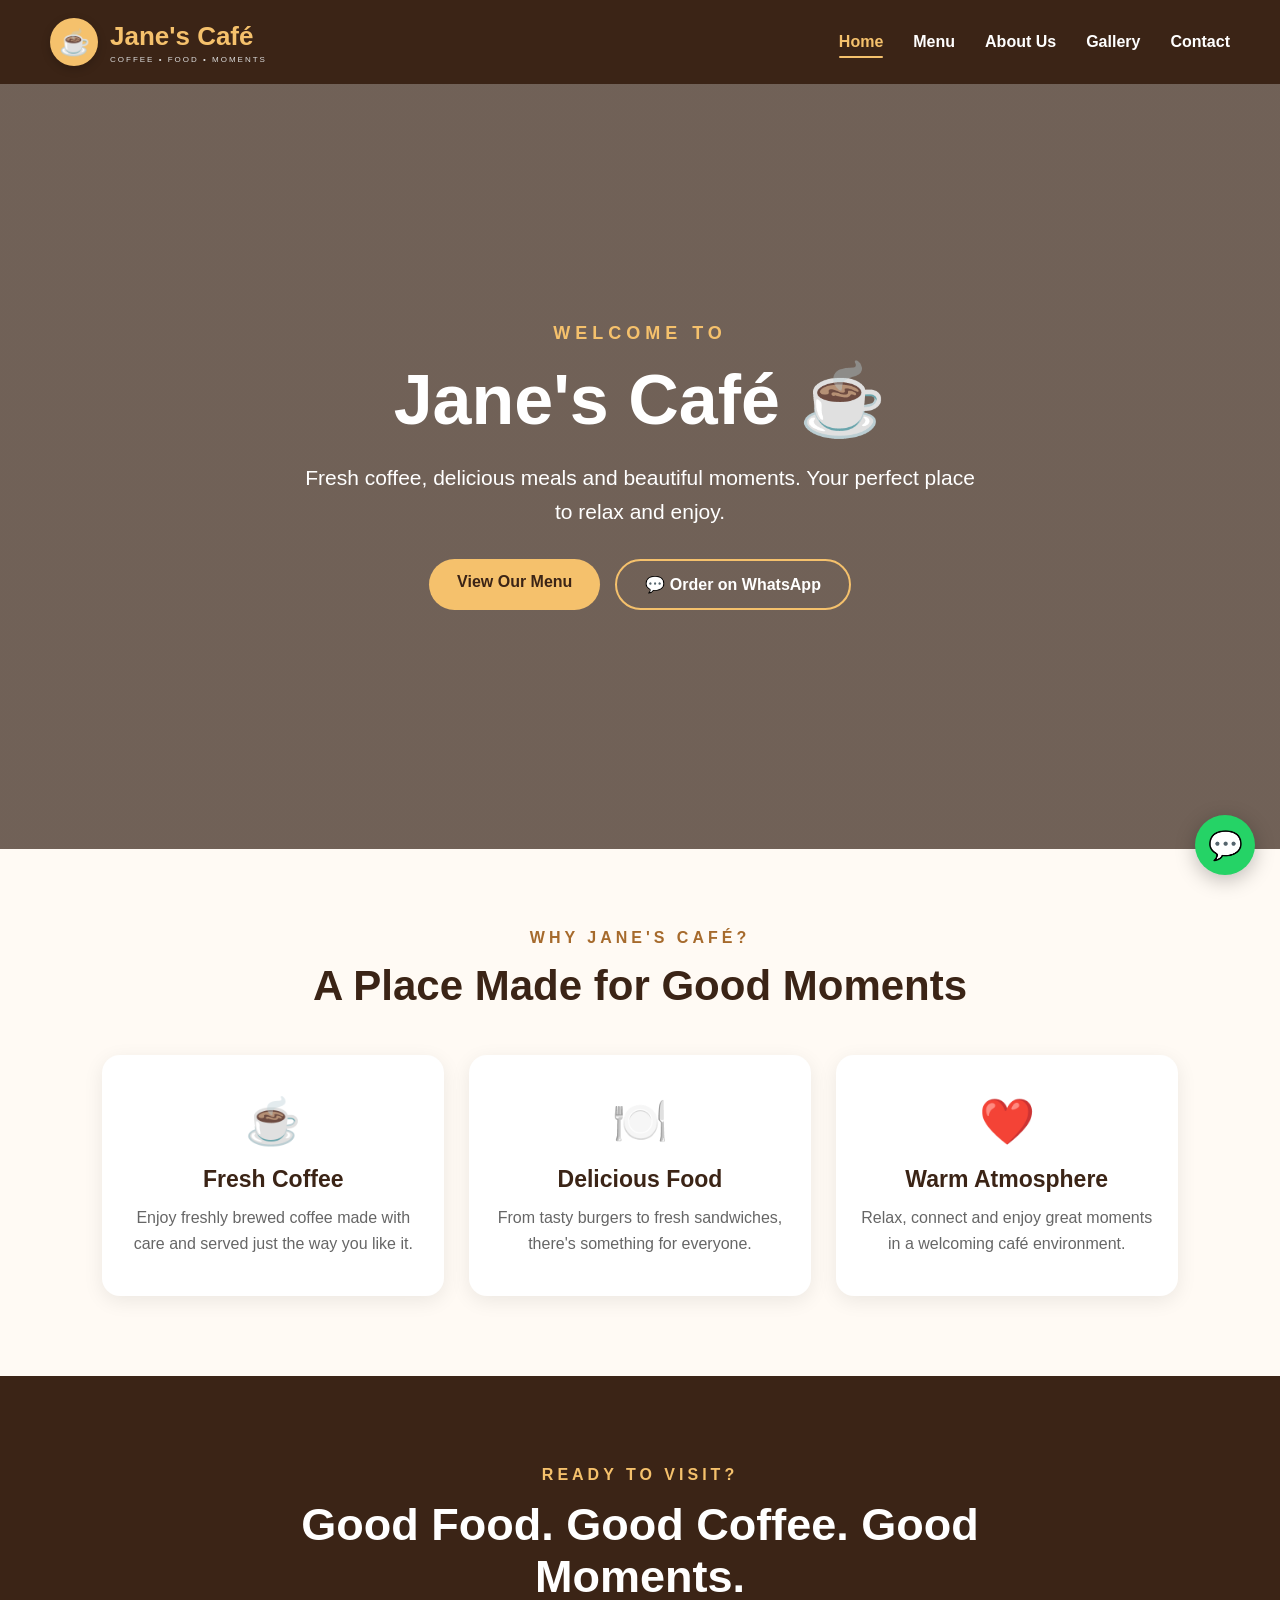
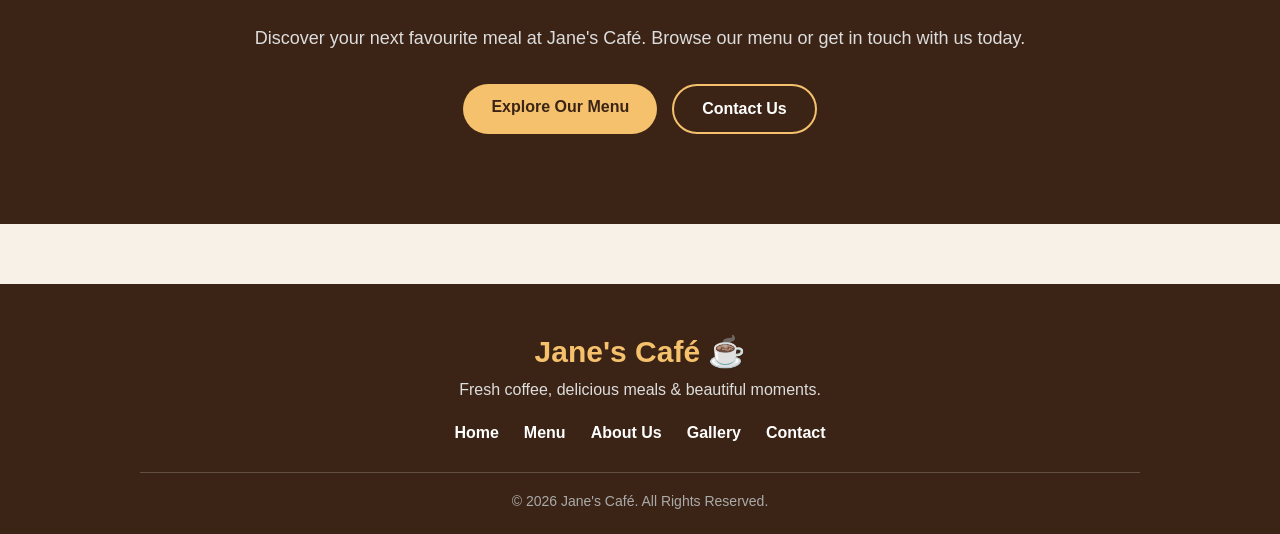
<file: index.html>
<!DOCTYPE html>
<html lang="en">
<head>
    <meta charset="UTF-8">
    <meta name="viewport" content="width=device-width, initial-scale=1.0">

    <title>Jane's Café | Home</title>

    <link rel="stylesheet" href="style.css">
</head>
<body>
    <div id="page-loader">

    <div class="loader-content">

        <div class="loader-icon">☕</div>

        <h2>Jane's Café</h2>

        <p>Brewing something special...</p>

        <div class="loader-line">
            <span></span>
        </div>

    </div>

</div>

<header>
    <nav>
        <div class="brand">
    <span class="brand-icon">☕</span>

    <div>
        <h1>Jane's Café</h1>
        <small>COFFEE • FOOD • MOMENTS</small>
    </div>
</div>

        <ul>
            <li><a href="index.html">Home</a></li>
            <li><a href="menu.html">Menu</a></li>
            <li><a href="about.html">About Us</a></li>
            <li><a href="gallery.html">Gallery</a></li>
            <li><a href="contact.html">Contact</a></li>
        </ul>
    </nav>
</header>

<main class="hero">

    <div class="hero-content">

        <p class="welcome-text">WELCOME TO</p>

        <h2>Jane's Café ☕</h2>

        <p class="hero-text">
            Fresh coffee, delicious meals and beautiful moments.
            Your perfect place to relax and enjoy.
        </p>

        <div class="buttons">

    <a href="menu.html" class="btn">
        View Our Menu
    </a>

    <a href="https://wa.me/254717747557?text=Hello%20Jane%27s%20Caf%C3%A9!%20I%27d%20like%20to%20place%20an%20order."
       target="_blank"
       class="btn btn-outline">
        💬 Order on WhatsApp
    </a>

</div>

</main>
<section class="home-features">

    <p class="section-label">WHY JANE'S CAFÉ?</p>

    <h2>A Place Made for Good Moments</h2>

    <div class="features-container">

        <div class="feature-card">
            <span>☕</span>
            <h3>Fresh Coffee</h3>
            <p>
                Enjoy freshly brewed coffee made with care
                and served just the way you like it.
            </p>
        </div>

        <div class="feature-card">
            <span>🍽️</span>
            <h3>Delicious Food</h3>
            <p>
                From tasty burgers to fresh sandwiches,
                there's something for everyone.
            </p>
        </div>

        <div class="feature-card">
            <span>❤️</span>
            <h3>Warm Atmosphere</h3>
            <p>
                Relax, connect and enjoy great moments
                in a welcoming café environment.
            </p>
        </div>

    </div>

</section>
<section class="cta-section">

    <div class="cta-content">

        <p class="section-label">READY TO VISIT?</p>

        <h2>Good Food. Good Coffee. Good Moments.</h2>

        <p>
            Discover your next favourite meal at Jane's Café.
            Browse our menu or get in touch with us today.
        </p>

        <div class="cta-buttons">

            <a href="menu.html" class="btn">
                Explore Our Menu
            </a>

            <a href="contact.html" class="btn btn-outline-dark">
                Contact Us
            </a>

        </div>

    </div>

</section>
<footer>
    <div class="footer-content">
        <h2>Jane's Café ☕</h2>

        <p>Fresh coffee, delicious meals & beautiful moments.</p>

        <div class="footer-links">
            <a href="index.html">Home</a>
            <a href="menu.html">Menu</a>
            <a href="about.html">About Us</a>
            <a href="gallery.html">Gallery</a>
            <a href="contact.html">Contact</a>
        </div>

        <p class="copyright">
            © 2026 Jane's Café. All Rights Reserved.
        </p>
    </div>
</footer>
<a href="https://wa.me/254717747557?text=Hello%20Jane%27s%20Caf%C3%A9!%20I%27d%20like%20to%20make%20an%20enquiry."
   class="floating-whatsapp"
   target="_blank"
   aria-label="Chat with Jane's Café on WhatsApp">
    💬
</a>
<script src="script.js"></script>
</body>
</html>
</file>
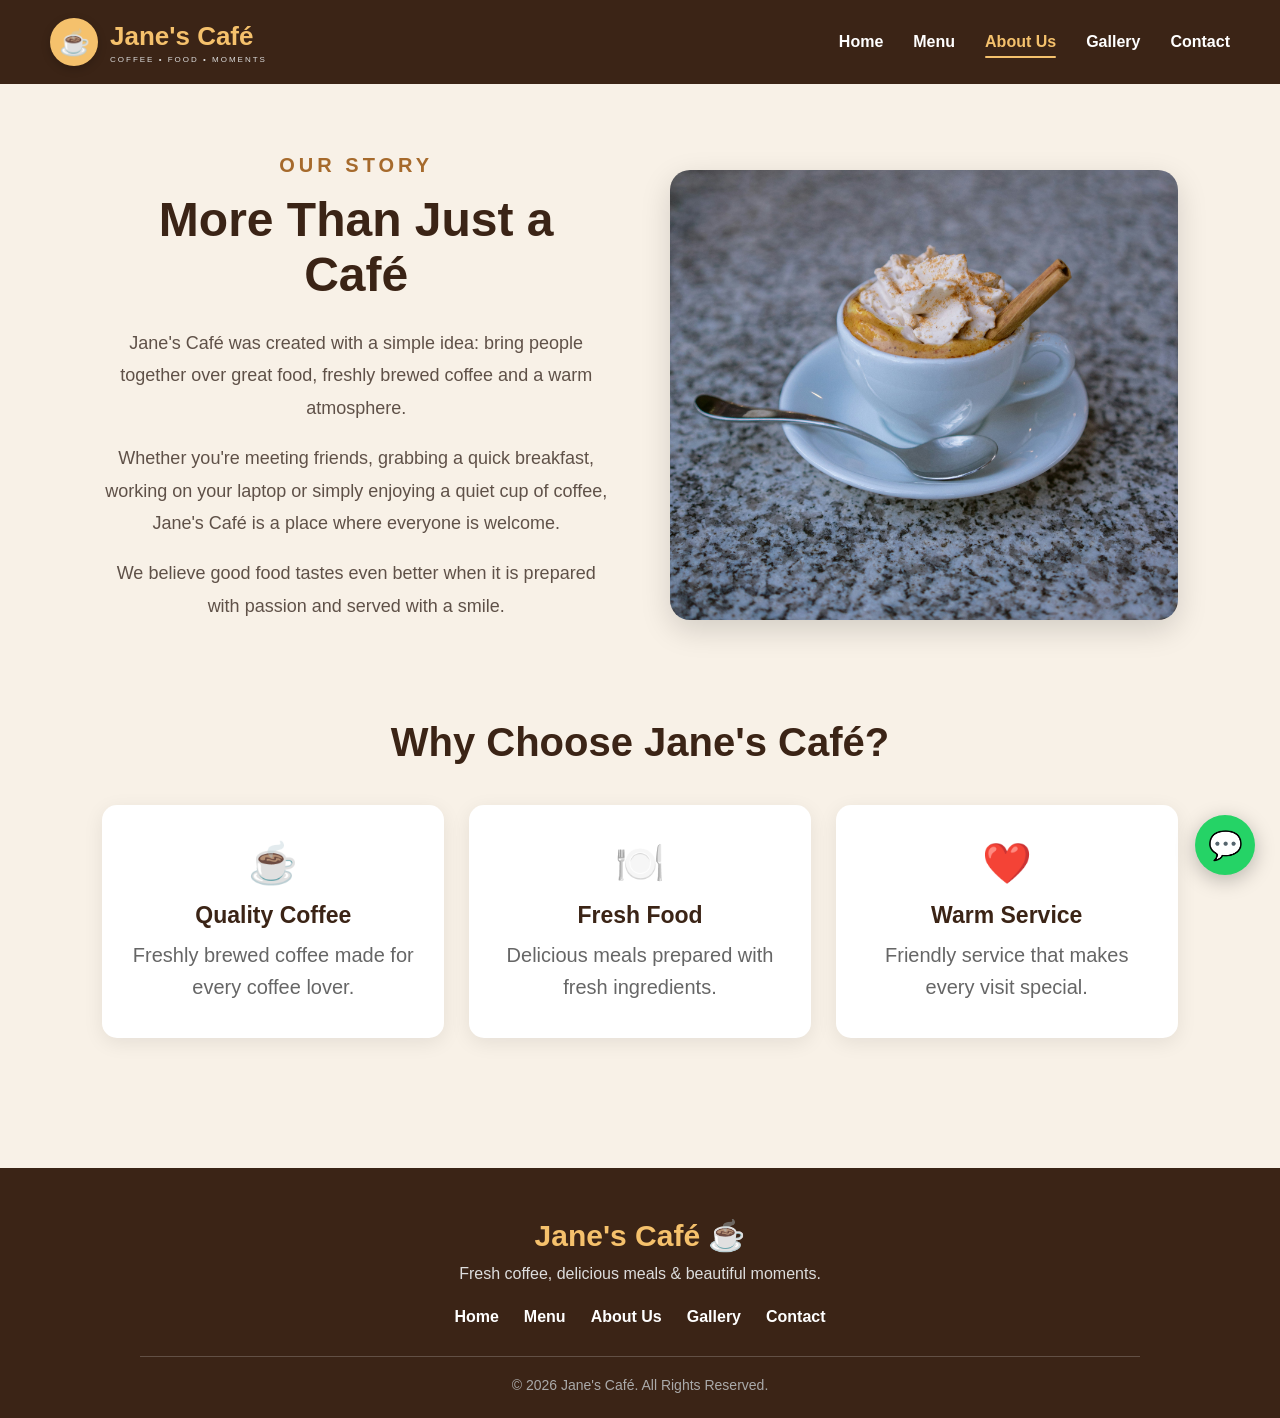
<file: about.html>
<!DOCTYPE html>
<html lang="en">
<head>
    <meta charset="UTF-8">
    <meta name="viewport" content="width=device-width, initial-scale=1.0">

    <title>Jane's Café | About Us</title>

    <link rel="stylesheet" href="style.css">
</head>

<body>

    <!-- Navigation -->
    <header>
        <nav>
            <div class="brand">
    <span class="brand-icon">☕</span>

    <div>
        <h1>Jane's Café</h1>
        <small>COFFEE • FOOD • MOMENTS</small>
    </div>
</div>

            <ul>
                <li><a href="index.html">Home</a></li>
                <li><a href="menu.html">Menu</a></li>
                <li><a href="about.html">About Us</a></li>
                <li><a href="gallery.html">Gallery</a></li>
                <li><a href="contact.html">Contact</a></li>
            </ul>
        </nav>
    </header>

    <!-- About Section -->
    <main class="about-page">

        <div class="about-content">

            <div class="about-text">
                <p class="section-label">OUR STORY</p>

                <h2>More Than Just a Café</h2>

                <p>
                    Jane's Café was created with a simple idea:
                    bring people together over great food,
                    freshly brewed coffee and a warm atmosphere.
                </p>

                <p>
                    Whether you're meeting friends, grabbing a
                    quick breakfast, working on your laptop or
                    simply enjoying a quiet cup of coffee,
                    Jane's Café is a place where everyone is welcome.
                </p>

                <p>
                    We believe good food tastes even better when
                    it is prepared with passion and served with a smile.
                </p>

            </div>

            <div class="about-image">
                <img src="images/coffee.jpg" alt="Coffee at Jane's Café">
            </div>

        </div>

        <!-- Values -->
        <section class="values">

            <h2>Why Choose Jane's Café?</h2>

            <div class="values-container">

                <div class="value-card">
                    <span>☕</span>
                    <h3>Quality Coffee</h3>
                    <p>
                        Freshly brewed coffee made for every coffee lover.
                    </p>
                </div>

                <div class="value-card">
                    <span>🍽️</span>
                    <h3>Fresh Food</h3>
                    <p>
                        Delicious meals prepared with fresh ingredients.
                    </p>
                </div>

                <div class="value-card">
                    <span>❤️</span>
                    <h3>Warm Service</h3>
                    <p>
                        Friendly service that makes every visit special.
                    </p>
                </div>

            </div>

        </section>

    </main>
    <a href="https://wa.me/254717747557?text=Hello%20Jane%27s%20Caf%C3%A9!%20I%27d%20like%20to%20make%20an%20enquiry."
   class="floating-whatsapp"
   target="_blank"
   aria-label="Chat with Jane's Café on WhatsApp">
    💬
</a>
<script src="script.js"></script>
</body>
<footer>
    <div class="footer-content">
        <h2>Jane's Café ☕</h2>

        <p>Fresh coffee, delicious meals & beautiful moments.</p>

        <div class="footer-links">
            <a href="index.html">Home</a>
            <a href="menu.html">Menu</a>
            <a href="about.html">About Us</a>
            <a href="gallery.html">Gallery</a>
            <a href="contact.html">Contact</a>
        </div>

        <p class="copyright">
            © 2026 Jane's Café. All Rights Reserved.
        </p>
    </div>
</footer>
</html>
</file>
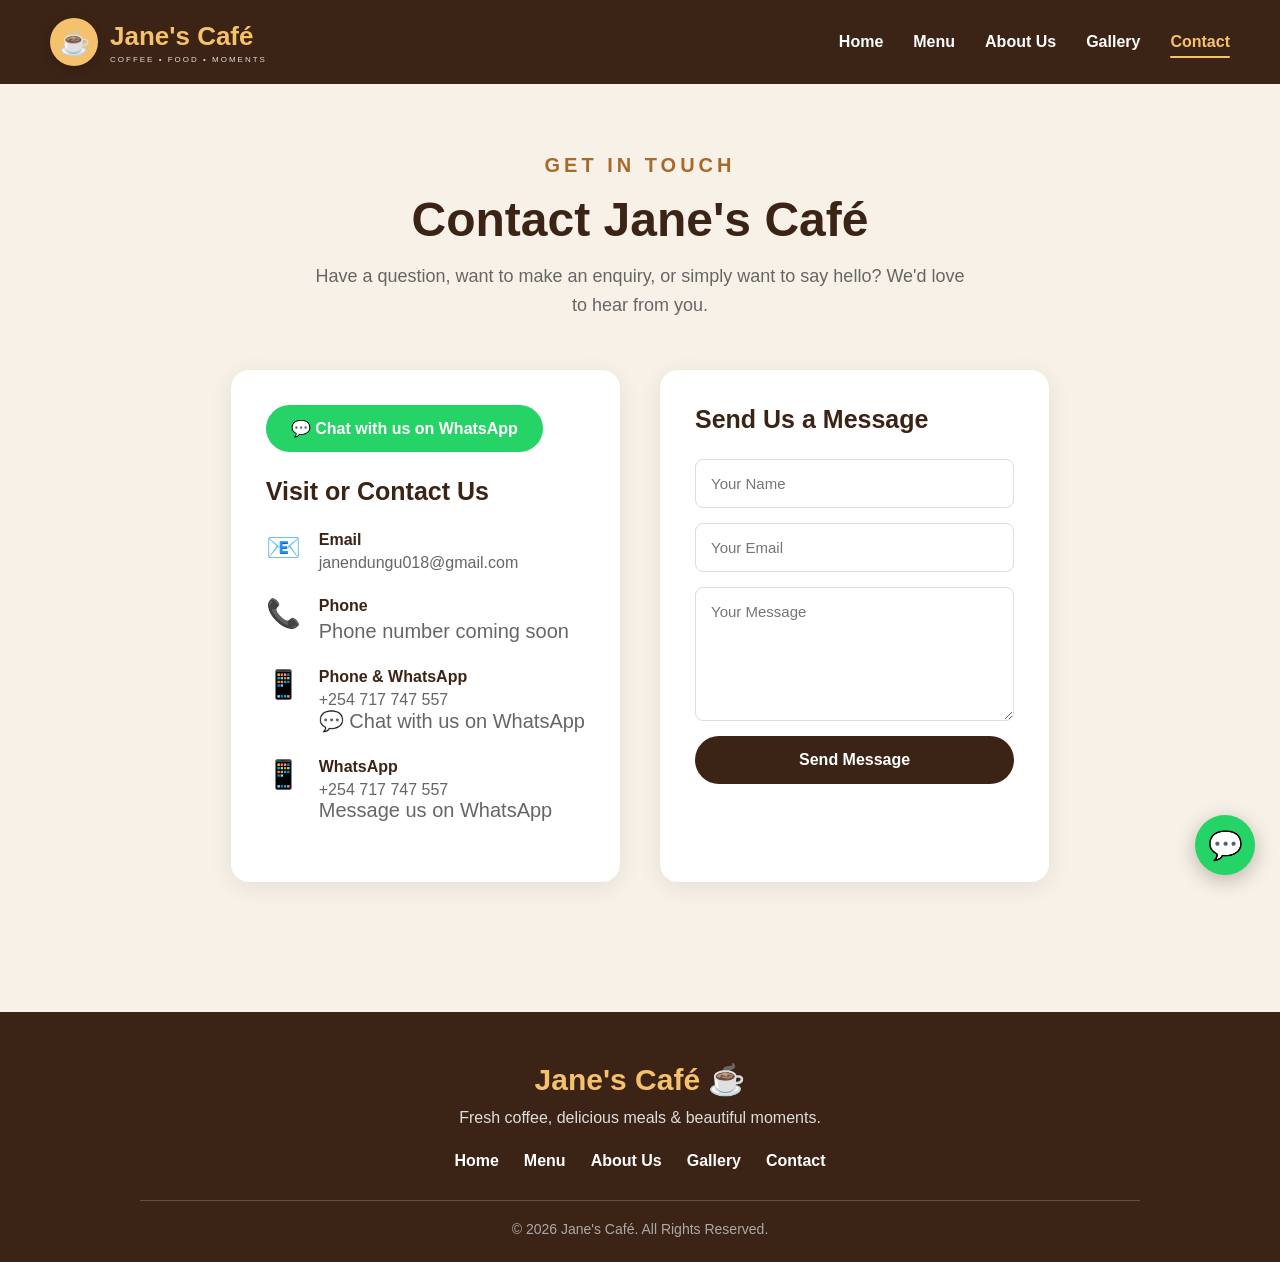
<file: contact.html>
<!DOCTYPE html>
<html lang="en">
<head>
    <meta charset="UTF-8">
    <meta name="viewport" content="width=device-width, initial-scale=1.0">

    <title>Jane's Café | Contact</title>

    <link rel="stylesheet" href="style.css">
</head>

<body>

    <!-- Navigation -->
    <header>
        <nav>
            <div class="brand">
    <span class="brand-icon">☕</span>

    <div>
        <h1>Jane's Café</h1>
        <small>COFFEE • FOOD • MOMENTS</small>
    </div>
</div>

            <ul>
                <li><a href="index.html">Home</a></li>
                <li><a href="menu.html">Menu</a></li>
                <li><a href="about.html">About Us</a></li>
                <li><a href="gallery.html">Gallery</a></li>
                <li><a href="contact.html">Contact</a></li>
            </ul>
        </nav>
    </header>

    <!-- Contact Page -->
    <main class="contact-page">

        <p class="section-label">GET IN TOUCH</p>

        <h2>Contact Jane's Café</h2>

        <p class="contact-intro">
            Have a question, want to make an enquiry, or simply want
            to say hello? We'd love to hear from you.
        </p>

        <div class="contact-container">

            <!-- Contact Information -->
            <div class="contact-info">
                <a href="https://wa.me/254717747557?text=Hello%20Jane's%20Café!%20I'd%20like%20to%20make%20an%20enquiry."
   target="_blank"
   class="whatsapp-button">
    💬 Chat with us on WhatsApp
</a>

                <h3>Visit or Contact Us</h3>

                <div class="contact-item">
                    <span>📧</span>
                    <div>
                        <h4>Email</h4>
                        <a href="mailto:janendungu018@gmail.com">
                            janendungu018@gmail.com
                        </a>
                    </div>
                </div>

                <div class="contact-item">
                    <span>📞</span>
                    <div>
                        <h4>Phone</h4>
                        <p>Phone number coming soon</p>
                    </div>
                </div>

                <div class="contact-item">
    <span>📱</span>
    <div>
        <h4>Phone & WhatsApp</h4>

        <a href="tel:+254717747557">
            +254 717 747 557
        </a>

        <p>
            <a href="https://wa.me/254717747557" target="_blank">
                💬 Chat with us on WhatsApp
            </a>
        </p>
    </div>
</div>

                <div class="contact-item">
    <span>📱</span>
    <div>
        <h4>WhatsApp</h4>

        <a href="https://wa.me/254717747557" target="_blank">
            +254 717 747 557
        </a>

        <p>Message us on WhatsApp</p>
    </div>
</div>

            </div>

            <!-- Contact Form -->
            <div class="contact-form">
                

                <h3>Send Us a Message</h3>

                <form action="mailto:janendungu018@gmail.com"
                      method="post"
                      enctype="text/plain">

                    <input type="text"
                           name="name"
                           placeholder="Your Name"
                           required>

                    <input type="email"
                           name="email"
                           placeholder="Your Email"
                           required>

                    <textarea name="message"
                              rows="6"
                              placeholder="Your Message"
                              required></textarea>

                    <button type="submit">
                        Send Message
                    </button>

                </form>

            </div>

        </div>

    </main>
    <a href="https://wa.me/254717747557?text=Hello%20Jane%27s%20Caf%C3%A9!%20I%27d%20like%20to%20make%20an%20enquiry."
   class="floating-whatsapp"
   target="_blank"
   aria-label="Chat with Jane's Café on WhatsApp">
    💬
</a>
<script src="script.js"></script>
</body>
<footer>
    <div class="footer-content">
        <h2>Jane's Café ☕</h2>

        <p>Fresh coffee, delicious meals & beautiful moments.</p>

        <div class="footer-links">
            <a href="index.html">Home</a>
            <a href="menu.html">Menu</a>
            <a href="about.html">About Us</a>
            <a href="gallery.html">Gallery</a>
            <a href="contact.html">Contact</a>
        </div>

        <p class="copyright">
            © 2026 Jane's Café. All Rights Reserved.
        </p>
    </div>
</footer>
</html>
</file>
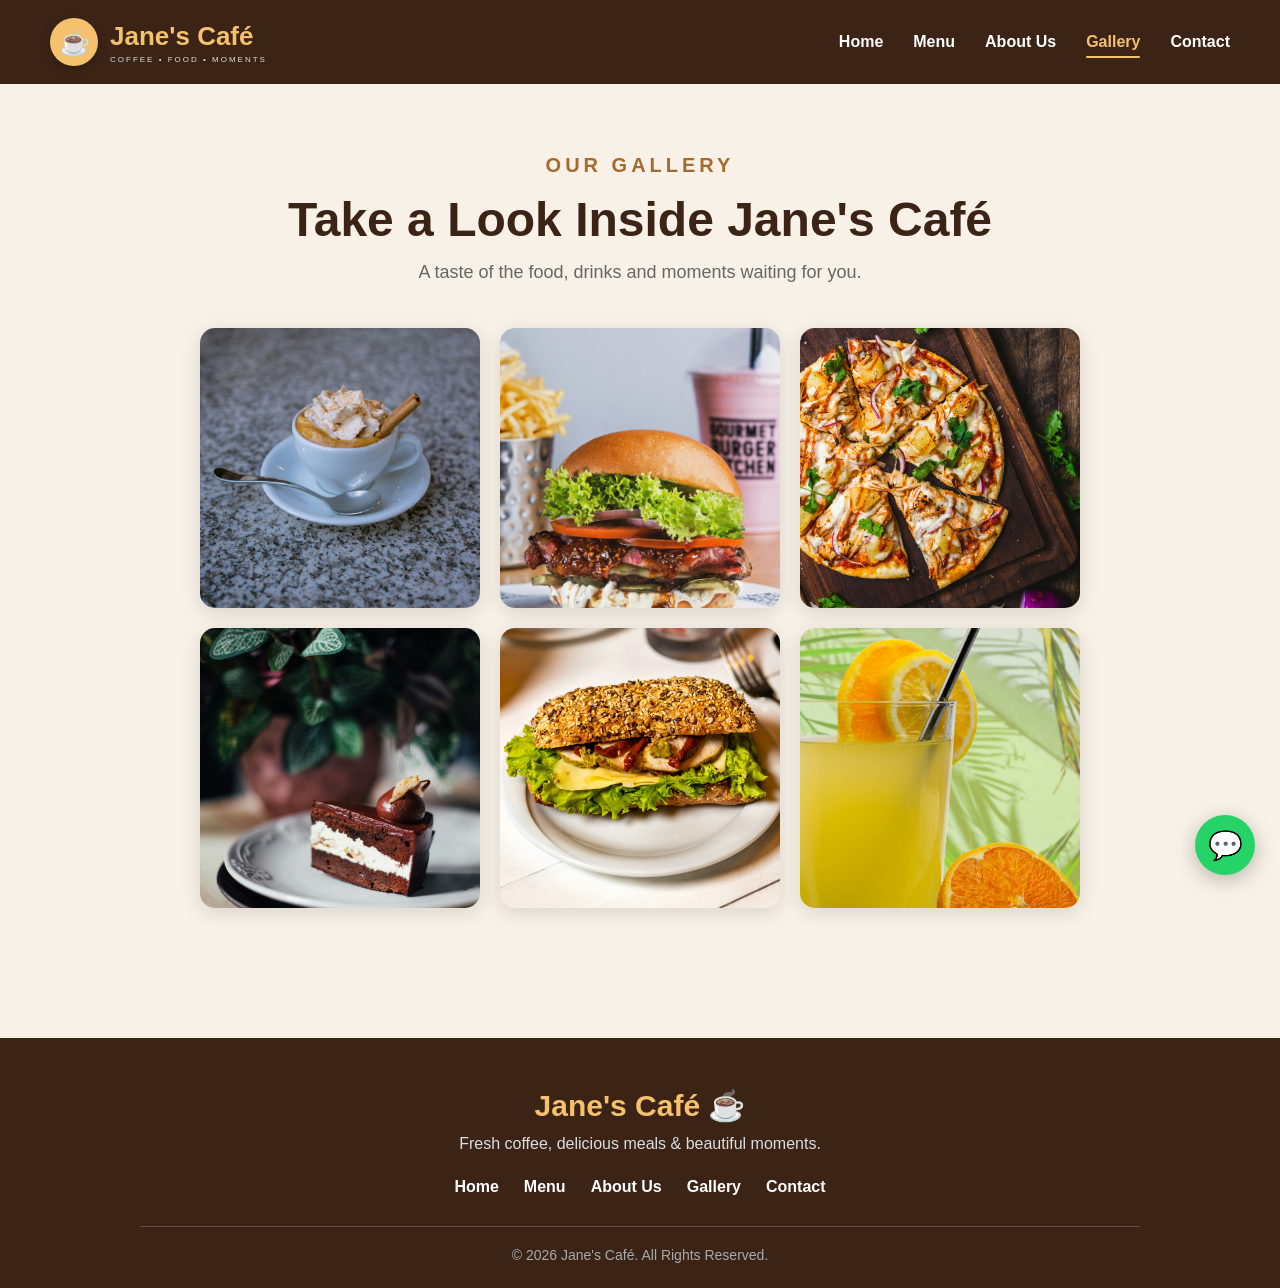
<file: gallery.html>
<!DOCTYPE html>
<html lang="en">
<head>
    <meta charset="UTF-8">
    <meta name="viewport" content="width=device-width, initial-scale=1.0">

    <title>Jane's Café | Gallery</title>

    <link rel="stylesheet" href="style.css">
</head>

<body>

    <!-- Navigation -->
    <header>
        <nav>
            <div class="brand">
    <span class="brand-icon">☕</span>

    <div>
        <h1>Jane's Café</h1>
        <small>COFFEE • FOOD • MOMENTS</small>
    </div>
</div>

            <ul>
                <li><a href="index.html">Home</a></li>
                <li><a href="menu.html">Menu</a></li>
                <li><a href="about.html">About Us</a></li>
                <li><a href="gallery.html">Gallery</a></li>
                <li><a href="contact.html">Contact</a></li>
            </ul>
        </nav>
    </header>

    <!-- Gallery -->
    <main class="gallery-page">

        <p class="section-label">OUR GALLERY</p>

        <h2>Take a Look Inside Jane's Café</h2>

        <p class="gallery-intro">
            A taste of the food, drinks and moments waiting for you.
        </p>

        <div class="gallery-grid">

            <div class="gallery-item">
                <img src="images/coffee.jpg" alt="Coffee">
            </div>

            <div class="gallery-item">
                <img src="images/burger.jpg" alt="Burger">
            </div>

            <div class="gallery-item">
                <img src="images/pizza.jpg" alt="Pizza">
            </div>

            <div class="gallery-item">
                <img src="images/cake.jpg" alt="Cake">
            </div>

            <div class="gallery-item">
                <img src="images/sandwich.jpg" alt="Sandwich">
            </div>

            <div class="gallery-item">
                <img src="images/juice.jpg" alt="Fresh Juice">
            </div>

        </div>

    </main>
    <a href="https://wa.me/254717747557?text=Hello%20Jane%27s%20Caf%C3%A9!%20I%27d%20like%20to%20make%20an%20enquiry."
   class="floating-whatsapp"
   target="_blank"
   aria-label="Chat with Jane's Café on WhatsApp">
    💬
</a>
<script src="script.js"></script>
</body>
<footer>
    <div class="footer-content">
        <h2>Jane's Café ☕</h2>

        <p>Fresh coffee, delicious meals & beautiful moments.</p>

        <div class="footer-links">
            <a href="index.html">Home</a>
            <a href="menu.html">Menu</a>
            <a href="about.html">About Us</a>
            <a href="gallery.html">Gallery</a>
            <a href="contact.html">Contact</a>
        </div>

        <p class="copyright">
            © 2026 Jane's Café. All Rights Reserved.
        </p>
    </div>
</footer>
</html>
</file>
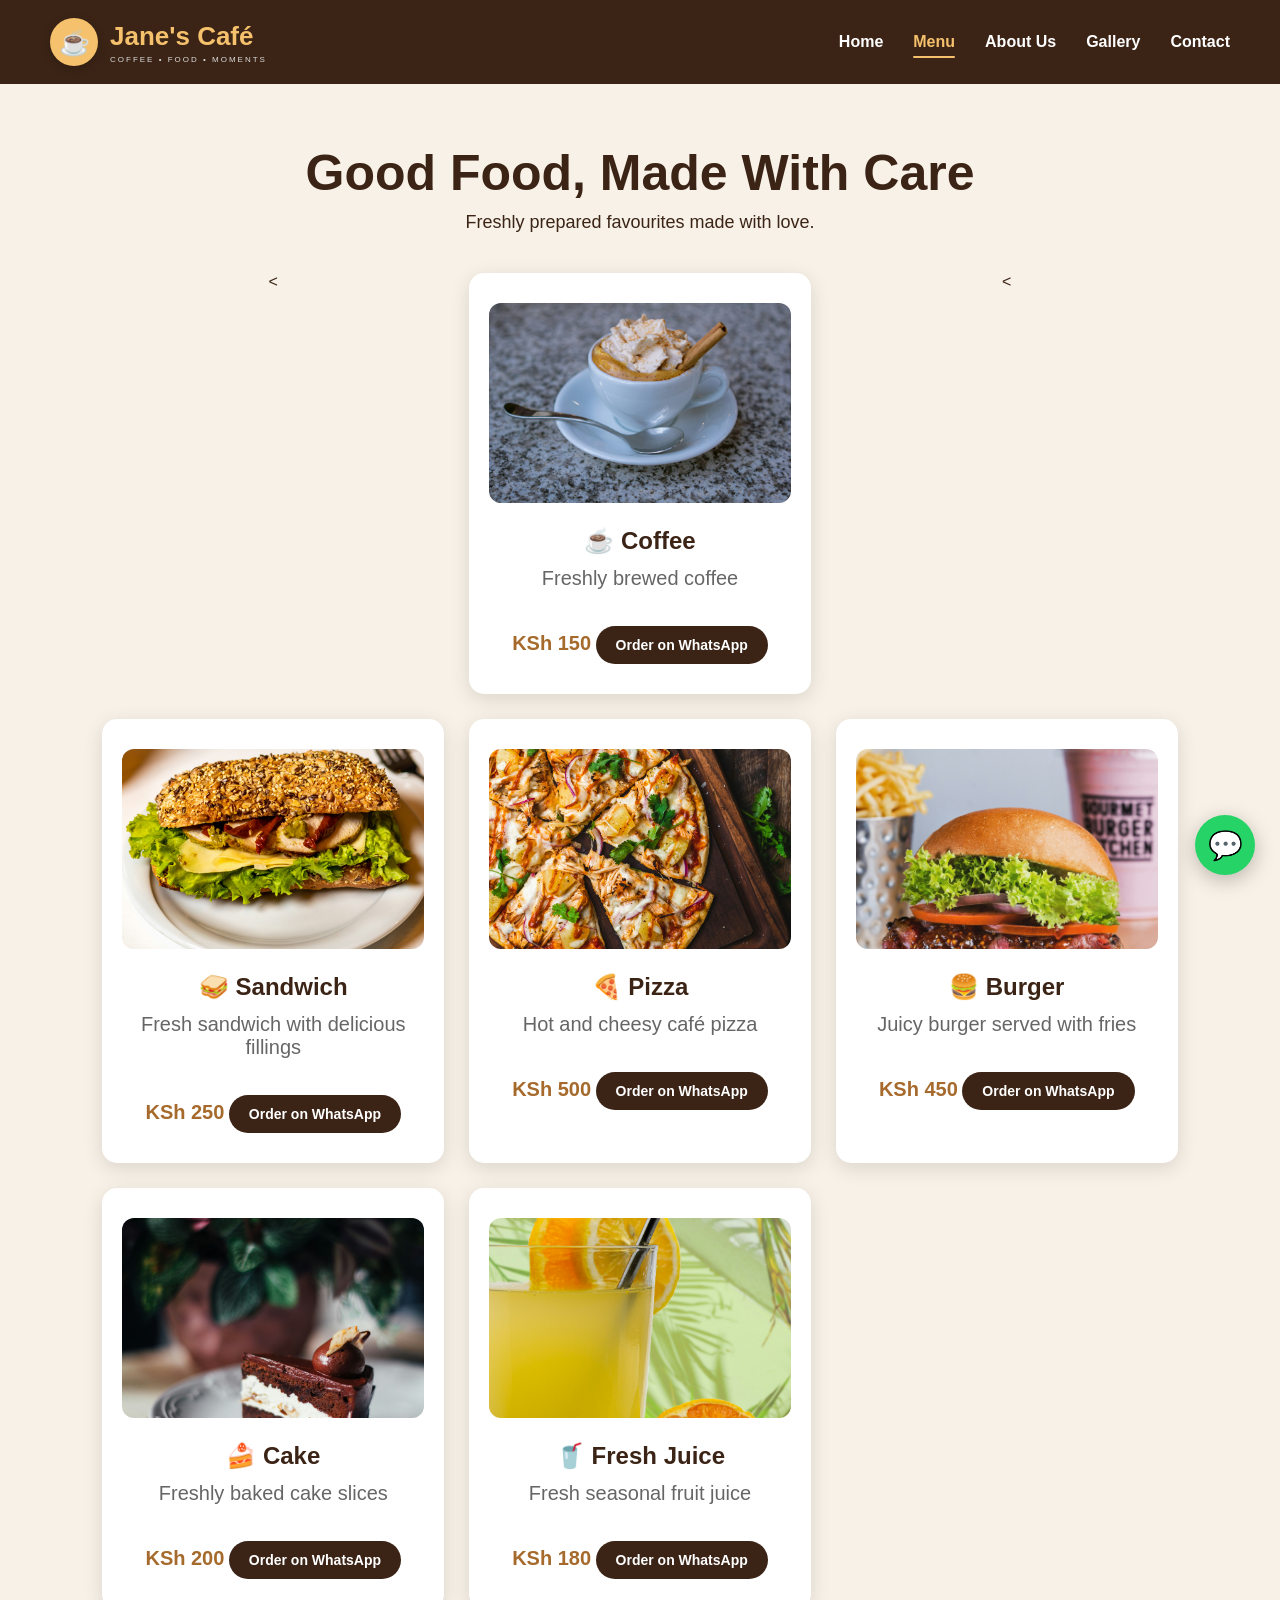
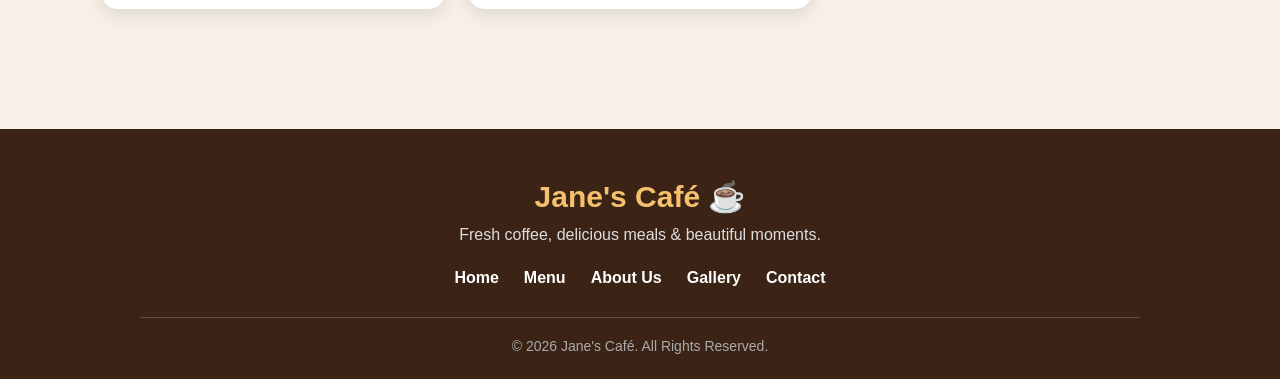
<file: menu.html>
<!DOCTYPE html>
<html lang="en">
<head>
    <meta charset="UTF-8">
    <meta name="viewport" content="width=device-width, initial-scale=1.0">

    <title>Jane's Café | Menu</title>

    <link rel="stylesheet" href="style.css">
</head>

<body>

    <header>
        <nav>
           <div class="brand">
    <span class="brand-icon">☕</span>

    <div>
        <h1>Jane's Café</h1>
        <small>COFFEE • FOOD • MOMENTS</small>
    </div>
</div>

            <ul>
                <li><a href="index.html">Home</a></li>
                <li><a href="menu.html">Menu</a></li>
                <li><a href="about.html">About Us</a></li>
                <li><a href="gallery.html">Gallery</a></li>
                <li><a href="contact.html">Contact</a></li>
            </ul>
        </nav>
    </header>

    <main class="menu-page">

        <h2>Good Food, Made With Care</h2>

        <p class="menu-intro">
            Freshly prepared favourites made with love.
        </p>

        <div class="menu-container">

            <<div class="menu-card">
    <img src="images/coffee.jpg" alt="Fresh coffee at Jane's Café">

    <h3>☕ Coffee</h3>
    <p>Freshly brewed coffee</p>
    <span>KSh 150</span>
    <a href="https://wa.me/254717747557?text=Hello%20Jane%27s%20Caf%C3%A9!%20I%27d%20like%20to%20order%20coffee."
   target="_blank"
   class="order-button">
    Order on WhatsApp
</a>
</div>

            <<div class="menu-card">
    <img src="images/sandwich.jpg" alt="Fresh sandwich at Jane's Café">

    <h3>🥪 Sandwich</h3>
    <p>Fresh sandwich with delicious fillings</p>
    <span>KSh 250</span>
    <a href="https://wa.me/254717747557?text=Hello%20Jane%27s%20Caf%C3%A9!%20I%27d%20like%20to%20order%20a%20coffee."
   target="_blank"
   class="order-button">
    Order on WhatsApp
</a>
</div>

            <div class="menu-card">
    <img src="images/pizza.jpg" alt="Fresh cheesy pizza at Jane's Café">

    <h3>🍕 Pizza</h3>
    <p>Hot and cheesy café pizza</p>
    <span>KSh 500</span>
    <a href="https://wa.me/254717747557?text=Hello%20Jane%27s%20Caf%C3%A9!%20I%27d%20like%20to%20order%20coffee."
   target="_blank"
   class="order-button">
    Order on WhatsApp
</a>
</div>

            <div class="menu-card">
    <img src="images/burger.jpg" alt="Juicy burger served at Jane's Café">

    <h3>🍔 Burger</h3>
    <p>Juicy burger served with fries</p>
    <span>KSh 450</span>
    <a href="https://wa.me/254717747557?text=Hello%20Jane%27s%20Caf%C3%A9!%20I%27d%20like%20to%20order%20coffee."
   target="_blank"
   class="order-button">
    Order on WhatsApp
</a>
</div>

            <div class="menu-card">
    <img src="images/cake.jpg" alt="Fresh cake at Jane's Café">

    <h3>🍰 Cake</h3>
    <p>Freshly baked cake slices</p>
    <span>KSh 200</span>
    <a href="https://wa.me/254717747557?text=Hello%20Jane%27s%20Caf%C3%A9!%20I%27d%20like%20to%20order%20coffee."
   target="_blank"
   class="order-button">
    Order on WhatsApp
</a>
</div>

            <div class="menu-card">
    <img src="images/juice.jpg" alt="Fresh tropical juice at Jane's Café">

    <h3>🥤 Fresh Juice</h3>
    <p>Fresh seasonal fruit juice</p>
    <span>KSh 180</span>
    <a href="https://wa.me/254717747557?text=Hello%20Jane%27s%20Caf%C3%A9!%20I%27d%20like%20to%20order%20coffee."
   target="_blank"
   class="order-button">
    Order on WhatsApp
</a>
</div>

    </main>
    <a href="https://wa.me/254717747557?text=Hello%20Jane%27s%20Caf%C3%A9!%20I%27d%20like%20to%20make%20an%20enquiry."
   class="floating-whatsapp"
   target="_blank"
   aria-label="Chat with Jane's Café on WhatsApp">
    💬
</a>
<script src="script.js"></script>
</body>
<footer>
    <div class="footer-content">
        <h2>Jane's Café ☕</h2>

        <p>Fresh coffee, delicious meals & beautiful moments.</p>

        <div class="footer-links">
            <a href="index.html">Home</a>
            <a href="menu.html">Menu</a>
            <a href="about.html">About Us</a>
            <a href="gallery.html">Gallery</a>
            <a href="contact.html">Contact</a>
        </div>

        <p class="copyright">
            © 2026 Jane's Café. All Rights Reserved.
        </p>
    </div>
</footer>
</html>
</file>
<file: style.css>
/* General page styling */
* {
    margin: 0;
    padding: 0;
    box-sizing: border-box;
}

body {
    font-family: Arial, sans-serif;
    background-color: #f8f1e7;
    color: #3b2416;
}

/* Navigation */
header {
    background-color: #3b2416;
    padding: 18px 50px;
}

nav {
    display: flex;
    justify-content: space-between;
    align-items: center;
}

nav h1 {
    color: #f5c16c;
    font-size: 28px;
}

nav ul {
    list-style: none;
    display: flex;
    gap: 30px;
}

nav ul li a {
    color: white;
    text-decoration: none;
    font-size: 16px;
    font-weight: bold;
}

nav ul li a:hover {
    color: #f5c16c;
}

/* Main section */
main {
    min-height: 80vh;
    display: flex;
    flex-direction: column;
    justify-content: center;
    align-items: center;
    text-align: center;
    padding: 40px;
}

main h2 {
    font-size: 55px;
    margin-bottom: 20px;
}

main p {
    font-size: 20px;
}

/* Mobile */
@media (max-width: 768px) {

    header {
        padding: 15px 20px;
    }

    nav {
        flex-direction: column;
        gap: 15px;
    }

    nav ul {
        gap: 15px;
        flex-wrap: wrap;
        justify-content: center;
    }

    main h2 {
        font-size: 38px;
    }
}/* Hero Section */
.hero {
    min-height: 85vh;
    display: flex;
    justify-content: center;
    align-items: center;
    text-align: center;

    background-image:
        linear-gradient(rgba(40, 20, 10, 0.65), rgba(40, 20, 10, 0.65)),
        url("https://images.unsplash.com/photo-1501339847302-ac426a4a7cbb?auto=format&fit=crop&w=1600&q=80");

    background-size: cover;
    background-position: center;
    color: white;
}

.hero-content {
    max-width: 750px;
    padding: 30px;
}

.welcome-text {
    color: #f5c16c;
    font-size: 18px;
    letter-spacing: 5px;
    font-weight: bold;
    margin-bottom: 15px;
}

.hero h2 {
    font-size: 70px;
    margin-bottom: 20px;
}

.hero-text {
    font-size: 21px;
    line-height: 1.6;
    margin-bottom: 30px;
}

.buttons {
    display: flex;
    justify-content: center;
    gap: 15px;
}

.btn {
    display: inline-block;
    padding: 14px 28px;
    background-color: #f5c16c;
    color: #3b2416;
    text-decoration: none;
    font-weight: bold;
    border-radius: 30px;
    transition: 0.3s;
}

.btn:hover {
    transform: translateY(-3px);
    background-color: white;
}

.btn-outline {
    background-color: transparent;
    border: 2px solid #f5c16c;
    color: white;
}

.btn-outline:hover {
    background-color: #f5c16c;
    color: #3b2416;
}

/* Hero mobile design */
@media (max-width: 768px) {

    .hero h2 {
        font-size: 45px;
    }

    .hero-text {
        font-size: 17px;
    }

    .buttons {
        flex-direction: column;
        align-items: center;
    }
}/* Menu Page */

.menu-page {
    min-height: 85vh;
    padding: 60px 8%;
    text-align: center;
}

.menu-page h2 {
    font-size: 50px;
    margin-bottom: 10px;
}

.menu-intro {
    font-size: 18px;
    margin-bottom: 40px;
}

.menu-container {
    display: grid;
    grid-template-columns: repeat(3, 1fr);
    gap: 25px;
    max-width: 1100px;
    margin: auto;
}

.menu-card {
    background: white;
    padding: 30px 20px;
    border-radius: 15px;
    box-shadow: 0 5px 20px rgba(0,0,0,0.12);
    transition: 0.3s;
}

.menu-card:hover {
    transform: translateY(-8px);
}

.menu-card h3 {
    font-size: 24px;
    margin-bottom: 12px;
}

.menu-card p {
    margin-bottom: 18px;
    color: #666;
}

.menu-card span {
    font-size: 20px;
    font-weight: bold;
    color: #a66a2c;
}

/* Menu mobile layout */

@media (max-width: 768px) {

    .menu-container {
        grid-template-columns: 1fr;
    }

    .menu-page h2 {
        font-size: 40px;
    }
}/* Menu Images */

.menu-card img {
    width: 100%;
    height: 200px;
    object-fit: cover;
    border-radius: 12px;
    margin-bottom: 20px;
}/* About Page */

.about-page {
    padding: 70px 8%;
}

.about-content {
    max-width: 1100px;
    margin: auto;
    display: grid;
    grid-template-columns: 1fr 1fr;
    gap: 60px;
    align-items: center;
}

.section-label {
    color: #a66a2c;
    font-weight: bold;
    letter-spacing: 4px;
    margin-bottom: 15px;
}

.about-text h2 {
    font-size: 48px;
    margin-bottom: 25px;
}

.about-text p:not(.section-label) {
    font-size: 18px;
    line-height: 1.8;
    margin-bottom: 18px;
    color: #5f5148;
}

.about-image img {
    width: 100%;
    height: 450px;
    object-fit: cover;
    border-radius: 20px;
    box-shadow: 0 10px 30px rgba(0,0,0,0.15);
}

/* Values */

.values {
    text-align: center;
    margin-top: 80px;
}

.values h2 {
    font-size: 40px;
    margin-bottom: 40px;
}

.values-container {
    max-width: 1100px;
    margin: auto;
    display: grid;
    grid-template-columns: repeat(3, 1fr);
    gap: 25px;
}

.value-card {
    background: white;
    padding: 35px 25px;
    border-radius: 15px;
    box-shadow: 0 5px 20px rgba(0,0,0,0.08);
    transition: 0.3s;
}

.value-card:hover {
    transform: translateY(-8px);
}

.value-card span {
    font-size: 40px;
}

.value-card h3 {
    margin: 15px 0 10px;
    font-size: 23px;
}

.value-card p {
    color: #666;
    line-height: 1.6;
}

/* About mobile */

@media (max-width: 768px) {

    .about-content {
        grid-template-columns: 1fr;
    }

    .about-text h2 {
        font-size: 38px;
    }

    .about-image img {
        height: 350px;
    }

    .values-container {
        grid-template-columns: 1fr;
    }
}/* Gallery Page */

.gallery-page {
    min-height: 85vh;
    padding: 70px 8%;
    text-align: center;
}

.gallery-page h2 {
    font-size: 48px;
    margin-bottom: 15px;
}

.gallery-intro {
    font-size: 18px;
    color: #666;
    margin-bottom: 45px;
}

.gallery-grid {
    max-width: 1100px;
    margin: auto;
    display: grid;
    grid-template-columns: repeat(3, 1fr);
    gap: 20px;
}

.gallery-item {
    height: 280px;
    overflow: hidden;
    border-radius: 15px;
    box-shadow: 0 5px 20px rgba(0,0,0,0.12);
}

.gallery-item img {
    width: 100%;
    height: 100%;
    object-fit: cover;
    transition: transform 0.5s ease;
}

.gallery-item:hover img {
    transform: scale(1.08);
}

/* Gallery mobile */

@media (max-width: 768px) {

    .gallery-page h2 {
        font-size: 36px;
    }

    .gallery-grid {
        grid-template-columns: 1fr;
    }

    .gallery-item {
        height: 300px;
    }
}/* Contact Page */

.contact-page {
    min-height: 85vh;
    padding: 70px 8%;
    text-align: center;
}

.contact-page h2 {
    font-size: 48px;
    margin-bottom: 15px;
}

.contact-intro {
    max-width: 650px;
    margin: 0 auto 50px;
    color: #666;
    font-size: 18px;
    line-height: 1.6;
}

.contact-container {
    max-width: 1100px;
    margin: auto;
    display: grid;
    grid-template-columns: 1fr 1fr;
    gap: 40px;
    text-align: left;
}

.contact-info,
.contact-form {
    background: white;
    padding: 35px;
    border-radius: 18px;
    box-shadow: 0 5px 25px rgba(0,0,0,0.08);
}

.contact-info h3,
.contact-form h3 {
    font-size: 25px;
    margin-bottom: 25px;
}

.contact-item {
    display: flex;
    gap: 18px;
    margin-bottom: 25px;
}

.contact-item > span {
    font-size: 28px;
}

.contact-item h4 {
    margin-bottom: 5px;
}

.contact-item p,
.contact-item a {
    color: #666;
    text-decoration: none;
}

.contact-item a:hover {
    color: #a66a2c;
}

/* Form */

.contact-form form {
    display: flex;
    flex-direction: column;
    gap: 15px;
}

.contact-form input,
.contact-form textarea {
    width: 100%;
    padding: 15px;
    border: 1px solid #ddd;
    border-radius: 8px;
    font-family: inherit;
    font-size: 15px;
    outline: none;
}

.contact-form input:focus,
.contact-form textarea:focus {
    border-color: #a66a2c;
}

.contact-form button {
    padding: 15px;
    border: none;
    border-radius: 30px;
    background: #3b2416;
    color: white;
    font-size: 16px;
    font-weight: bold;
    cursor: pointer;
    transition: 0.3s;
}

.contact-form button:hover {
    background: #a66a2c;
    transform: translateY(-2px);
}

/* Contact mobile */

@media (max-width: 768px) {

    .contact-page h2 {
        font-size: 38px;
    }

    .contact-container {
        grid-template-columns: 1fr;
    }
}.whatsapp-button {
    display: inline-block;
    margin-bottom: 25px;
    padding: 14px 25px;
    background-color: #25D366;
    color: white;
    text-decoration: none;
    border-radius: 30px;
    font-weight: bold;
    transition: 0.3s;
}

.whatsapp-button:hover {
    transform: translateY(-3px);
    filter: brightness(0.9);
}/* FOOTER */

footer {
    background-color: #3b2416;
    color: white;
    text-align: center;
    padding: 50px 20px 25px;
    margin-top: 60px;
}

.footer-content {
    max-width: 1000px;
    margin: auto;
}

.footer-content h2 {
    color: #f5c16c;
    font-size: 30px;
    margin-bottom: 12px;
}

.footer-content > p {
    color: #ddd;
    font-size: 16px;
    margin-bottom: 25px;
}

.footer-links {
    display: flex;
    justify-content: center;
    gap: 25px;
    flex-wrap: wrap;
    margin-bottom: 30px;
}

.footer-links a {
    color: white;
    text-decoration: none;
    font-weight: bold;
    transition: 0.3s;
}

.footer-links a:hover {
    color: #f5c16c;
}

.footer-content .copyright {
    border-top: 1px solid rgba(255,255,255,0.2);
    padding-top: 20px;
    margin-bottom: 0;
    color: #aaa;
    font-size: 14px;
}nav ul li a.active {
    color: #f5c16c;
    position: relative;
}

nav ul li a.active::after {
    content: "";
    position: absolute;
    left: 0;
    bottom: -8px;
    width: 100%;
    height: 2px;
    background-color: #f5c16c;
    border-radius: 5px;
}.floating-whatsapp {
    position: fixed;
    right: 25px;
    bottom: 25px;

    width: 60px;
    height: 60px;

    display: flex;
    justify-content: center;
    align-items: center;

    background-color: #25D366;
    color: white;

    border-radius: 50%;
    text-decoration: none;

    font-size: 28px;

    box-shadow: 0 5px 20px rgba(0, 0, 0, 0.25);

    z-index: 999;

    transition: 0.3s;
}

.floating-whatsapp:hover {
    transform: scale(1.1);
}.brand {
    display: flex;
    align-items: center;
    gap: 12px;
}

.brand-icon {
    width: 48px;
    height: 48px;

    display: flex;
    justify-content: center;
    align-items: center;

    background-color: #f5c16c;
    color: #3b2416;

    border-radius: 50%;
    font-size: 25px;

    box-shadow: 0 3px 10px rgba(0, 0, 0, 0.2);
}

.brand h1 {
    color: #f5c16c;
    font-size: 26px;
    margin: 0;
}

.brand small {
    display: block;
    color: #ddd;
    font-size: 8px;
    letter-spacing: 2px;
    margin-top: 3px;
}@keyframes fadeUp {
    from {
        opacity: 0;
        transform: translateY(25px);
    }

    to {
        opacity: 1;
        transform: translateY(0);
    }
}

.hero-content,
.menu-page,
.about-content,
.values,
.gallery-page,
.contact-page {
    animation: fadeUp 0.8s ease-out;
}.order-button {
    display: inline-block;
    margin-top: 18px;
    padding: 11px 20px;

    background-color: #3b2416;
    color: white;

    text-decoration: none;
    border-radius: 25px;

    font-size: 14px;
    font-weight: bold;

    transition: 0.3s;
}

.order-button:hover {
    background-color: #a66a2c;
    transform: translateY(-2px);
}.home-features {
    padding: 80px 8%;
    text-align: center;
    background-color: #fffaf4;
}

.home-features h2 {
    font-size: 42px;
    margin-bottom: 45px;
}

.features-container {
    max-width: 1100px;
    margin: auto;

    display: grid;
    grid-template-columns: repeat(3, 1fr);
    gap: 25px;
}

.feature-card {
    background-color: white;
    padding: 40px 25px;

    border-radius: 18px;

    box-shadow: 0 5px 20px rgba(0,0,0,0.08);

    transition: 0.3s;
}

.feature-card:hover {
    transform: translateY(-8px);
}

.feature-card span {
    font-size: 45px;
}

.feature-card h3 {
    font-size: 23px;
    margin: 18px 0 12px;
}

.feature-card p {
    color: #666;
    line-height: 1.6;
    font-size: 16px;
}

@media (max-width: 768px) {
    .home-features h2 {
        font-size: 34px;
    }

    .features-container {
        grid-template-columns: 1fr;
    }
}.cta-section {
    padding: 90px 8%;
    text-align: center;

    background-color: #3b2416;
    color: white;
}

.cta-content {
    max-width: 800px;
    margin: auto;
}

.cta-content .section-label {
    color: #f5c16c;
}

.cta-content h2 {
    font-size: 45px;
    margin-bottom: 20px;
}

.cta-content > p:not(.section-label) {
    color: #ddd;
    font-size: 18px;
    line-height: 1.7;
    margin-bottom: 30px;
}

.cta-buttons {
    display: flex;
    justify-content: center;
    gap: 15px;
    flex-wrap: wrap;
}

.btn-outline-dark {
    background-color: transparent;
    border: 2px solid #f5c16c;
    color: white;
}

.btn-outline-dark:hover {
    background-color: #f5c16c;
    color: #3b2416;
}

@media (max-width: 768px) {
    .cta-content h2 {
        font-size: 34px;
    }
}#page-loader {
    position: fixed;
    inset: 0;

    background: #3b2416;

    display: flex;
    justify-content: center;
    align-items: center;

    z-index: 10000;

    animation: loaderFade 0.8s ease 2.2s forwards;
}

.loader-content {
    text-align: center;
    color: white;
}

.loader-icon {
    width: 75px;
    height: 75px;

    margin: 0 auto 20px;

    display: flex;
    justify-content: center;
    align-items: center;

    background: #f5c16c;
    color: #3b2416;

    border-radius: 50%;

    font-size: 38px;

    animation: cupPulse 1.5s infinite;
}

.loader-content h2 {
    color: #f5c16c;
    font-size: 36px;
    margin-bottom: 8px;
}

.loader-content p {
    color: #ddd;
    font-size: 15px;
    letter-spacing: 2px;
    margin-bottom: 25px;
}

.loader-line {
    width: 180px;
    height: 3px;

    margin: auto;

    background: rgba(255,255,255,0.2);

    overflow: hidden;
    border-radius: 10px;
}

.loader-line span {
    display: block;
    width: 40%;
    height: 100%;

    background: #f5c16c;

    animation: loadingLine 1.2s infinite ease-in-out;
}

@keyframes loadingLine {
    0% {
        transform: translateX(-150%);
    }

    100% {
        transform: translateX(450%);
    }
}

@keyframes cupPulse {
    0%, 100% {
        transform: scale(1);
    }

    50% {
        transform: scale(1.08);
    }
}

@keyframes loaderFade {
    to {
        opacity: 0;
        visibility: hidden;
    }
}/* =========================
   MOBILE RESPONSIVE DESIGN
   ========================= */

@media (max-width: 768px) {

    /* Header */
    header {
        padding: 15px 20px;
    }

    .brand {
        gap: 8px;
    }

    .brand-icon {
        width: 42px;
        height: 42px;
        font-size: 21px;
    }

    .brand h1 {
        font-size: 21px;
    }

    .brand small {
        font-size: 6px;
        letter-spacing: 1.5px;
    }

    /* Navigation */
    nav ul {
        gap: 12px;
        flex-wrap: wrap;
        justify-content: center;
    }

    nav ul li a {
        font-size: 13px;
    }

    /* Home hero */
    .hero-content {
        padding: 80px 20px;
        text-align: center;
    }

    .hero-content h2 {
        font-size: 42px;
        line-height: 1.1;
    }

    .hero-content p {
        font-size: 16px;
    }

    .buttons {
        flex-direction: column;
        align-items: center;
        gap: 12px;
    }

    .btn {
        width: 85%;
        text-align: center;
    }

    /* Features */
    .features-container {
        grid-template-columns: 1fr;
    }

    .home-features {
        padding: 60px 20px;
    }

    .home-features h2 {
        font-size: 32px;
    }

    /* Menu */
    .menu-page {
        padding: 50px 20px;
    }

    .menu-page h2 {
        font-size: 36px;
    }

    .menu-container {
        grid-template-columns: 1fr;
    }

    .menu-card {
        padding: 20px;
    }

    .menu-card img {
        height: 220px;
    }

    /* CTA */
    .cta-section {
        padding: 65px 20px;
    }

    .cta-content h2 {
        font-size: 32px;
    }

    /* Gallery */
    .gallery-page {
        padding: 50px 20px;
    }

    /* Contact */
    .contact-page {
        padding: 50px 20px;
    }

    /* Floating WhatsApp */
    .floating-whatsapp {
        width: 55px;
        height: 55px;
        right: 18px;
        bottom: 18px;
        font-size: 25px;
    }

    /* Footer */
    footer {
        padding: 40px 20px 20px;
    }

    .footer-links {
        gap: 15px;
    }

    .footer-links a {
        font-size: 14px;
    }
}
</file>
